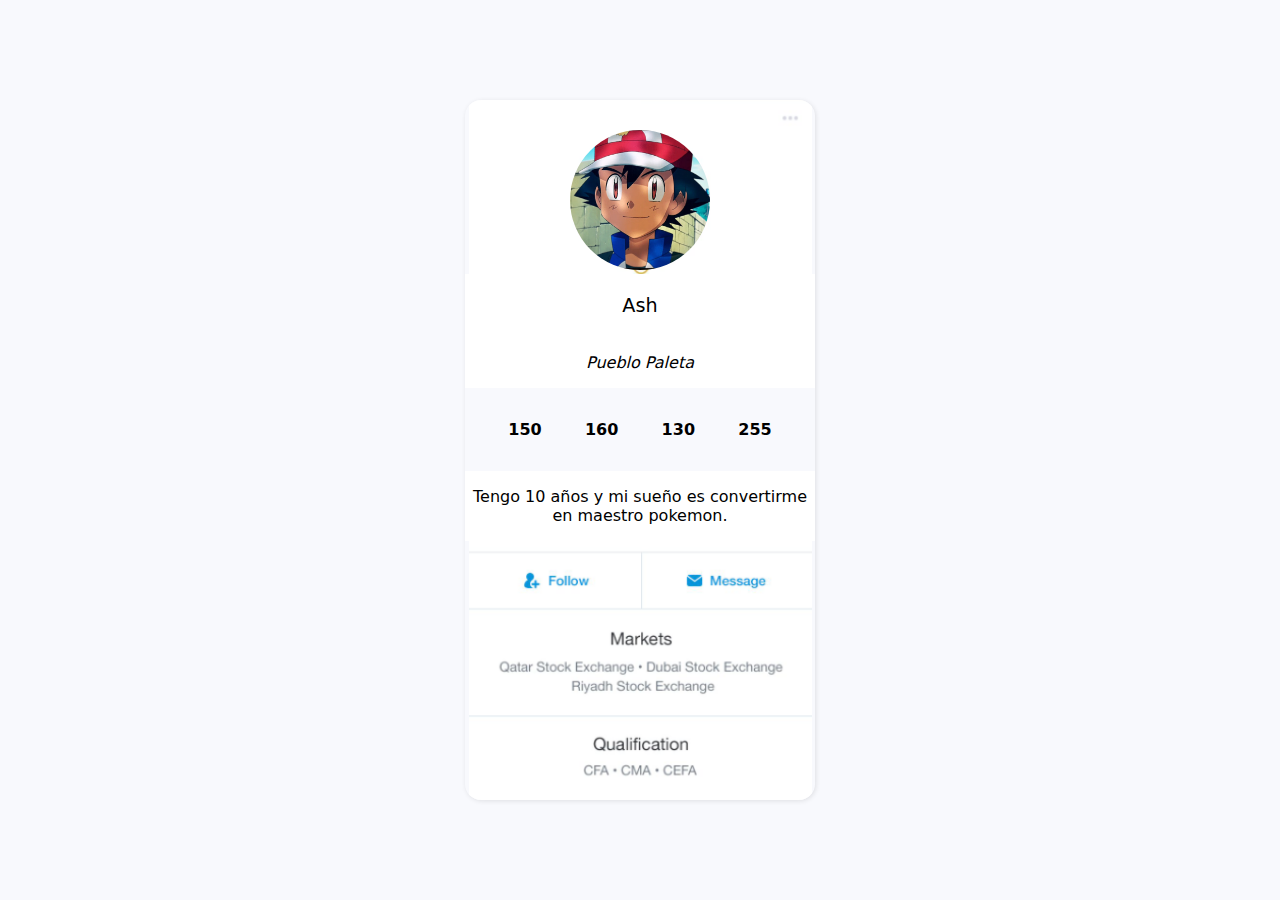
<file: asignacion-desestructuracion/index.html>
<!DOCTYPE html>
<html lang="en">

<head>
  <meta charset="UTF-8">
  <meta name="viewport" content="width=device-width, initial-scale=1.0">
  <link rel="stylesheet" href="css/styles.css">
  <title>Destructuring</title>
</head>

<body>
  
  <main class="profile">
    <div class="wrapper">
      <div class="profile-content" id="user">
        
      </div>
    </div>
  </main>

  <script>

    const user = {
      name: 'Ash',
      lastName: 'Ketchum',
      avatar: './images/ash.jpg',
      bio: 'Tengo 10 años y mi sueño es convertirme en maestro pokemon.',
      city: 'Pueblo Paleta',
      social: [150, 160, 130, 255]
    }

    function User({name, lastName, avatar, city, bio, social}) {

      const [twitter, facebook, instagram, tiktok] = social;

      return `
        <div class="user">
          <img src="${avatar}" alt="${name}" width="140" height="140">
          <div class="details">
            <p>${name}</p>
          </div>
          <p class="city"><em>${city}</em></p>
          <div class="social">
            <p>${twitter}</p>
            <p>${facebook}</p>
            <p>${instagram}</p>
            <p>${tiktok}</p>
          </div>
          <div class="bio">
            <p>${bio}</p>
          </div>
        </div>
      `;
    }

    window.user.innerHTML = User(user);

  </script>
</body>

</html>
</file>
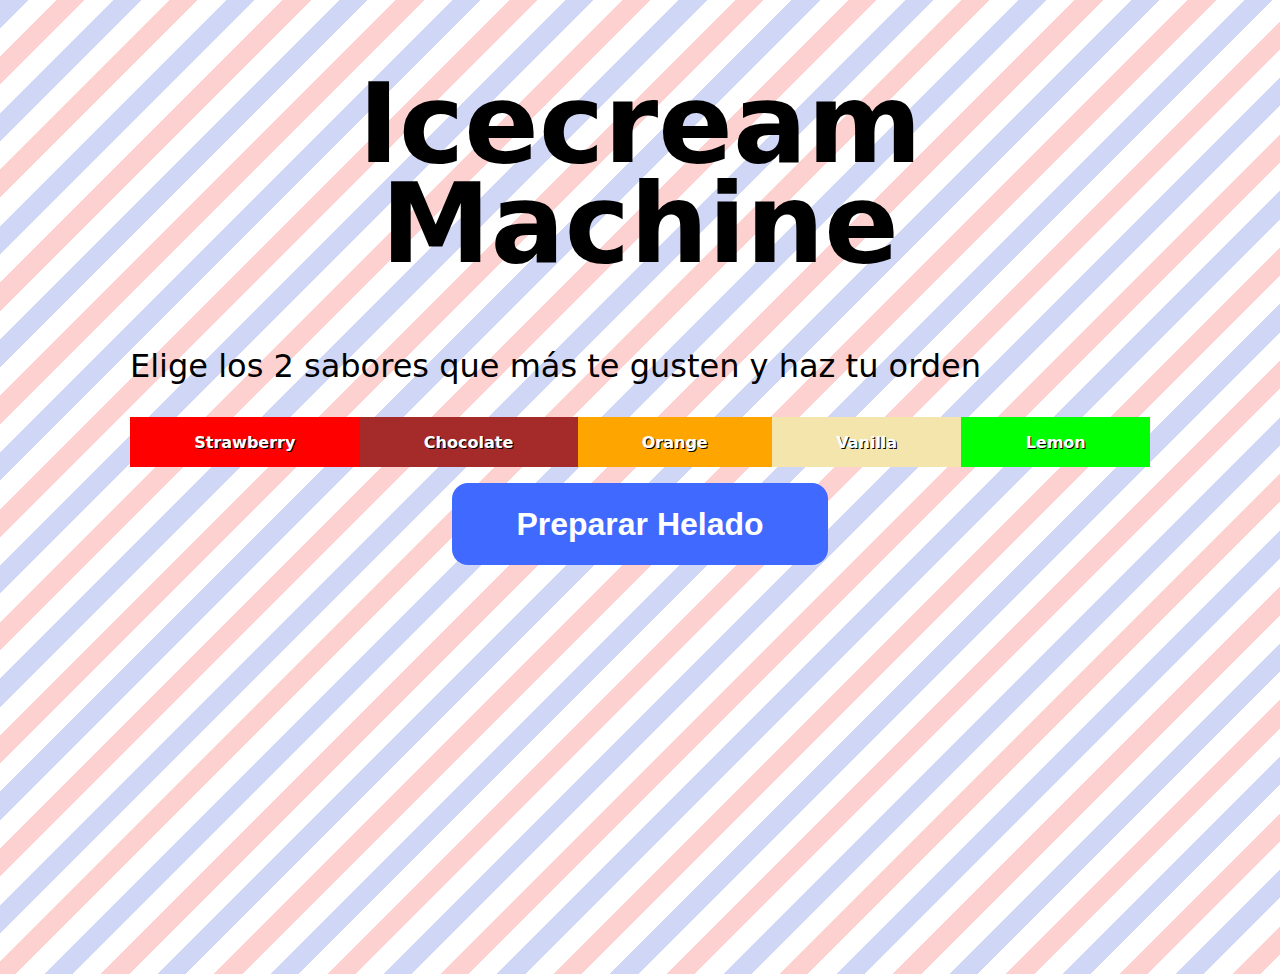
<file: parameter-defaults/index.html>
<!DOCTYPE html>
<html lang="en">

<head>
  <meta charset="UTF-8">
  <meta name="viewport" content="width=device-width, initial-scale=1.0">
  <title>Paramater Defaults</title>
  <link rel="stylesheet" href="css/styles.css">
</head>

<body>
  <main class="wrapper">
    <h1>Icecream Machine</h1>
    <p>Elige los 2 sabores que más te gusten y haz tu orden</p>
    <div class="icrecream-grid">
      <div class="flavor" data-flavor="strawberry"></div>
      <div class="flavor" data-flavor="chocolate"></div>
      <div class="flavor" data-flavor="orange"></div>
      <div class="flavor" data-flavor="vanilla"></div>
      <div class="flavor" data-flavor="lemon"></div>
    </div>
    <button id="btn" class="button">Preparar Helado</button>
  </main>


  <script>

    const $flavors = document.querySelectorAll('.flavor');
    // console.log($flavors);

    $flavors.forEach(($el) => {
      $el.addEventListener('click', selectFlavor);
    });

    function selectFlavor() {
      this.classList.toggle('is-active');
    }

    function isRequired(param) {
      throw new Error(`${param} es requerido`);
    }

    function makeIcecream(flavor1 = isRequired('flavor1'), flavor2 = isRequired('flavor1')) {
      // console.log(flavor1)
      alert(`Tienes un rico helado de ${flavor1.dataset.flavor} y ${flavor2.dataset.flavor}`);
    }

    window.btn.addEventListener('click', () => {
      const $flavors = document.querySelectorAll('.flavor.is-active');
      console.log($flavors);

      try {
        makeIcecream($flavors[0], $flavors[1]);
      } catch (error) {
        alert('Aun no completas los sabores para preparar tu helado');
      }
    })

  </script>
</body>

</html>
</file>
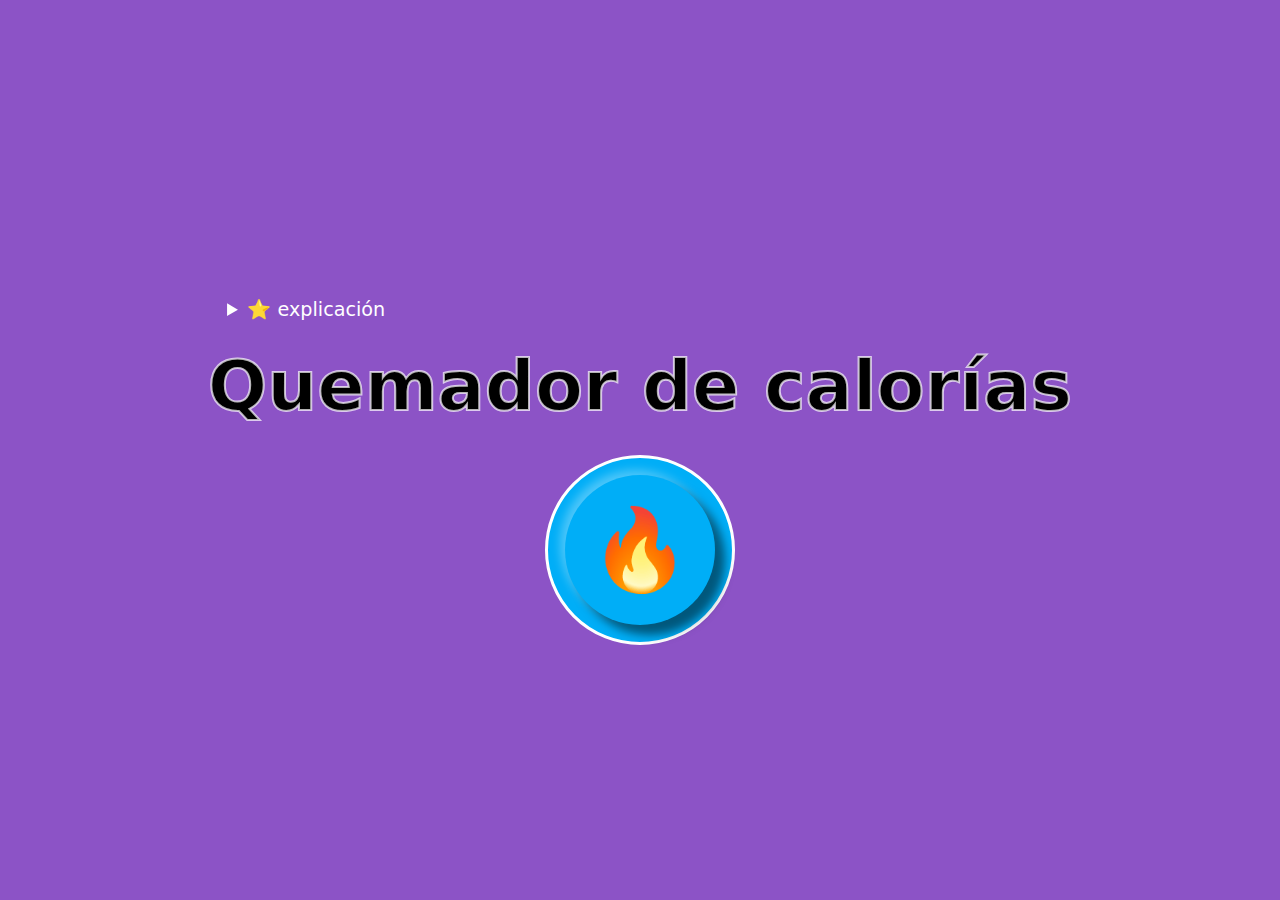
<file: quemador-calorias/index.html>
<!DOCTYPE html>
<html lang="en">

<head>
  <meta charset="UTF-8">
  <meta name="viewport" content="width=device-width, initial-scale=1.0">
  <link rel="stylesheet" href="css/styles.css">
  <title>Quemador de Calorías</title>
</head>

<body>
  <main>
    <div class="wrapper">
      <details>
        <summary>
          ⭐️ explicación
        </summary>
        <p>El libro, Convert Anything to Calories, llegó a la conclusión de que, en promedio, una persona con un dedo
          indice
          de
          10.8 cm^3 y de 11.7 gramos necesitará muuuchos clicks para conservar la línea. Se requieren 16.7 micromoles de
          adenosín
          trifosfato (la molécula que transporta energía entre las células) para mover un gramo del cuerpo por un
          segundo,
          y
          como
          hay 7.3 calorías en un mol (la medida de cantidad de una sustancia) de adenosín trifosfato, en teoría, cada
          click
          del
          mouse debería quemar 1.42 calorías. Aunque el cálculo asume el movimiento de todo el músculo, por lo que la
          cantidad
          real puede variar un poco.</p>
        <p>Pero resulta que es sábado y tienes hambre. treinta minutos después te llega una pizza (1,835kCal) con una
          coca
          (97kCal), tendrías que hacer 1,360,563 clicks para quemar la cena. Y cómo es sábado seguramente involucrará
          unas cuantas
          bebidas alcohólicas: en un Gin & Tonic (120kCal) hay 84,507 clicks, y 131,690.14 por cada cerveza que
          consumas. En otras
          palabras, con 427 clicks en promedio por día, la computadora no es un buen ejercicio.
        </p>
      </details>
      <h1>Quemador de calorías</h1>
      <p class="result" id="result"></p>
      <button class="burn" id="burn">🔥</button>
    </div>
  </main>

  <script>
    
    const createStore = (reducer, initialState) => {
      let state = initialState;
      let updater = () => {};

      const getState = () => {
        return state;
      };

      const dispatch = (action) => {
        state = reducer(state, action);
        updater();
      };

      const subscribe = (listener) => {
        updater = listener;
      };

      return {
        getState,
        dispatch,
        subscribe
      }
    };

    const reducer = (state, action) => {
      switch(action.type) {
        case 'BURN':
          return state + 1.42; 
        default:
          return state;
      }
    };

    const store = createStore(reducer, 0);

    // store.getState(); // devuelve el estado
    // store.subscribe(); // se lanza cuando se actualiza el estado
    // store.dispatch(); // mandar acciones

    store.subscribe(() => {
      console.log('Subscribe, ha cambiado algo en el store. ', store.getState());
      window.result.textContent = `Haz quemado ${store.getState()} calorias`;
    });

    
    const burn = () => {
      // console.log('quemando calorias');
      store.dispatch({
        type: 'BURN',
        payload: 1.42
      });
    }

    window.burn.addEventListener('click', burn);

  </script>
</body>

</html>
</file>
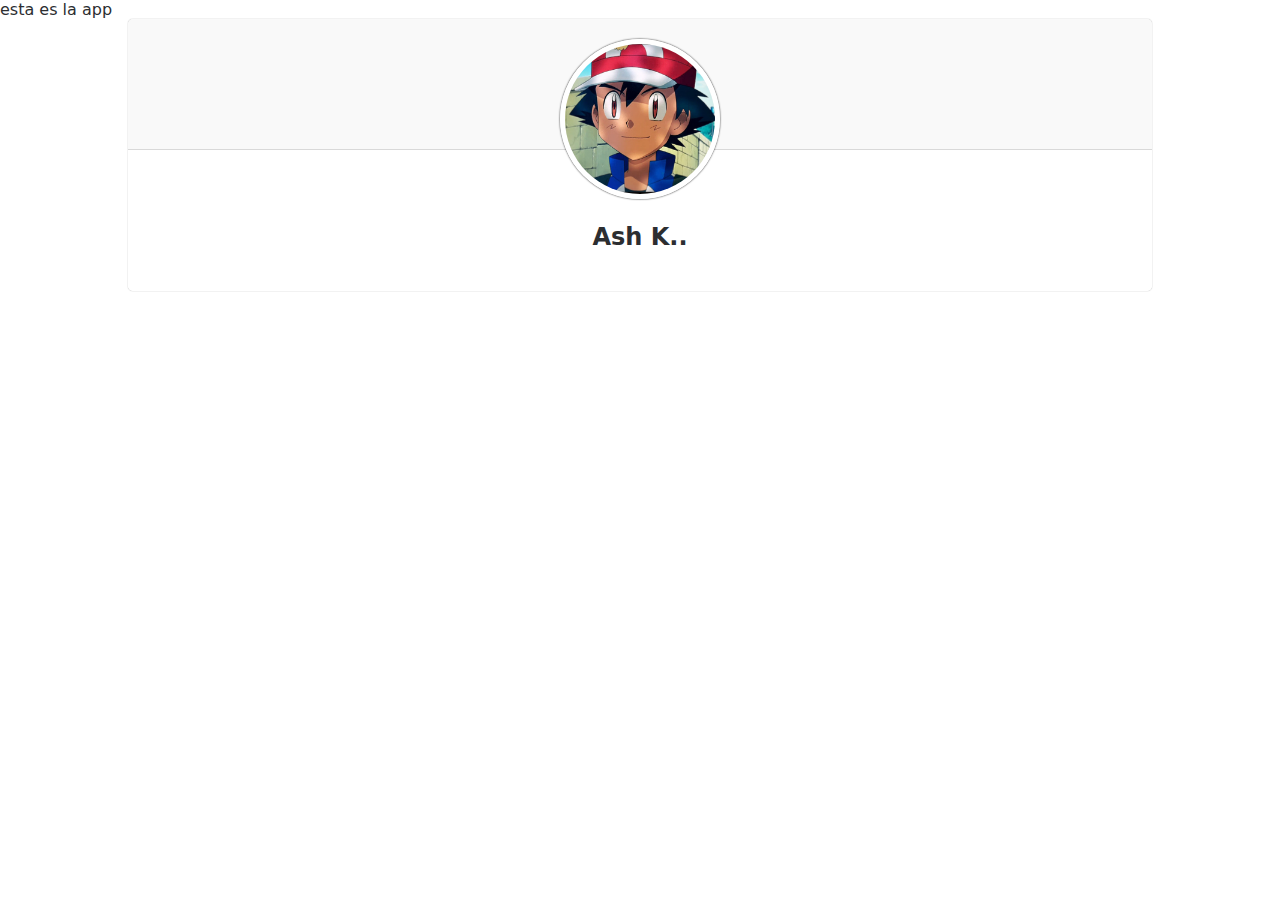
<file: react-create-element/index.html>
<!DOCTYPE html>
<html lang="en">

<head>
  <meta charset="UTF-8">
  <meta name="viewport" content="width=device-width, initial-scale=1.0">
  <link rel="stylesheet" href="./styles.css">
  <title>React</title>
</head>

<body>
  <div id="root"></div>
  <script src="./index.js" type="module"></script>
</body>

</html>
</file>
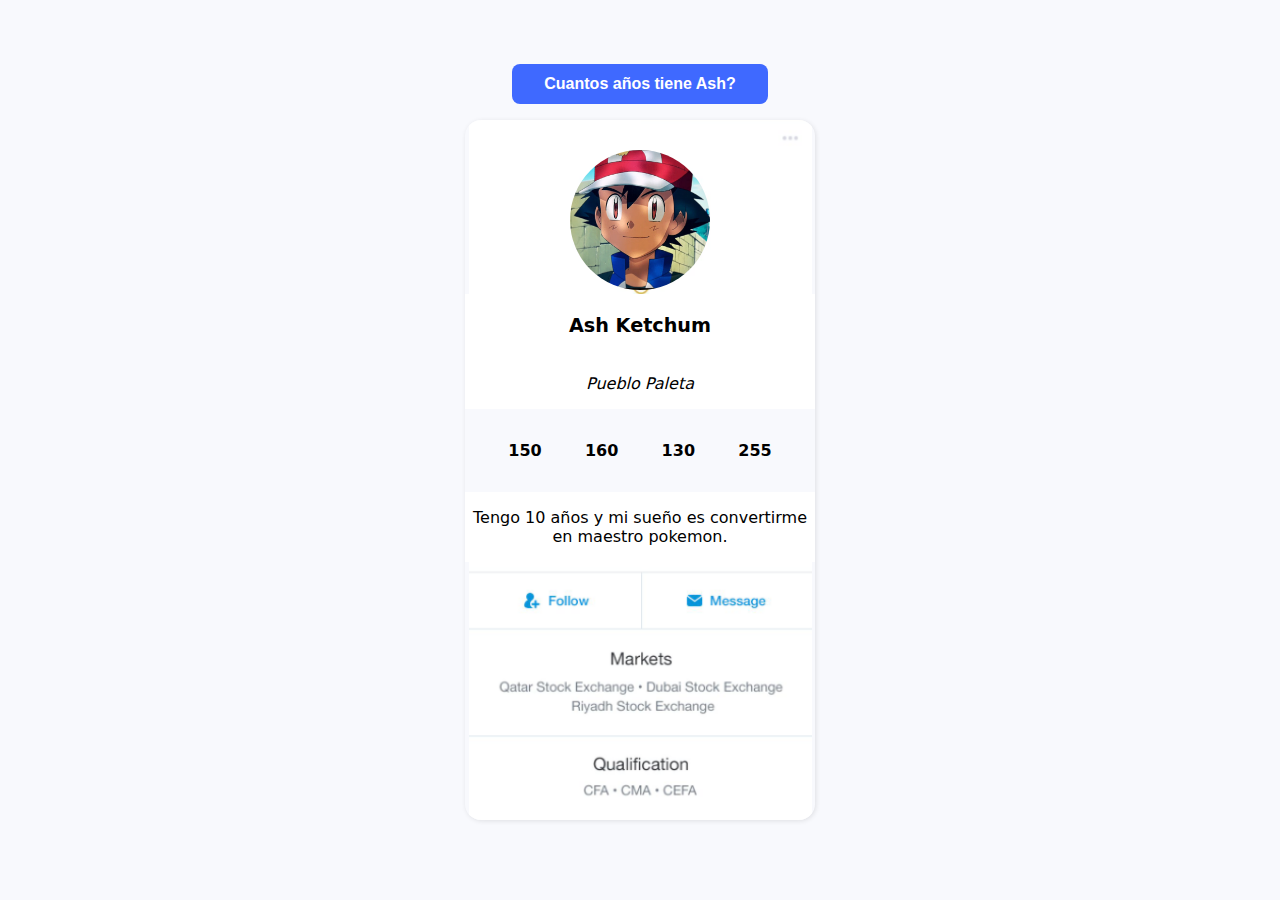
<file: react-hooks/index.html>
<!DOCTYPE html>
<html lang="en">

<head>
  <meta charset="UTF-8">
  <meta name="viewport" content="width=device-width, initial-scale=1.0">
  <link rel="stylesheet" href="css/styles.css">
  <title>Destructuring</title>
</head>

<body>
  
  <main class="profile">
    <div class="wrapper">
      <button class="button" id="update"> Cuantos años tiene Ash?</button>
      <div class="profile-content" id="user">
        
      </div>
    </div>
  </main>

  <script>

    const user = {
      name: 'Ash',
      lastName: 'Ketchum',
      avatar: './images/ash.jpg',
      bio: 'Tengo 10 años y mi sueño es convertirme en maestro pokemon.',
      city: 'Pueblo Paleta',
      social: [150, 160, 130, 255]
    };

    function useState(initialState) {
      let value = initialState;

      function state() {
        return value;
      }

      function setState(newValue) {
        value = newValue;
      }

      return [
        state,
        setState
      ];
    }

    function User({name, lastName, avatar, city, bio: bio_, social}) {

      const [twitter, facebook, instagram, tiktok] = social;
      const [age, setAge] = useState(10);

      function render() {
        const bio = bio_.replace('10', age);
        return `
          <div class="user">
            <img src="${avatar}" alt="${name}" width="140" height="140">
            <div class="details">
              <p>${name} ${lastName}</p>
            </div>
            <p class="city"><em>${city}</em></p>
            <div class="social">
              <p>${twitter}</p>
              <p>${facebook}</p>
              <p>${instagram}</p>
              <p>${tiktok}</p>
            </div>
            <div class="bio">
              <p>${bio}</p>
            </div>
          </div>
        `;
      }

      return {
        render,
        setAge
      }

    }

    const ash = User(user);

    window.update.addEventListener('click', () => {
      const newAge = window.prompt('Que edad tendra Ash?', 10);
      ash.setAge(newAge);
      window.user.innerHTML = ash.render();
    })

    window.user.innerHTML = ash.render();

  </script>
</body>

</html>
</file>
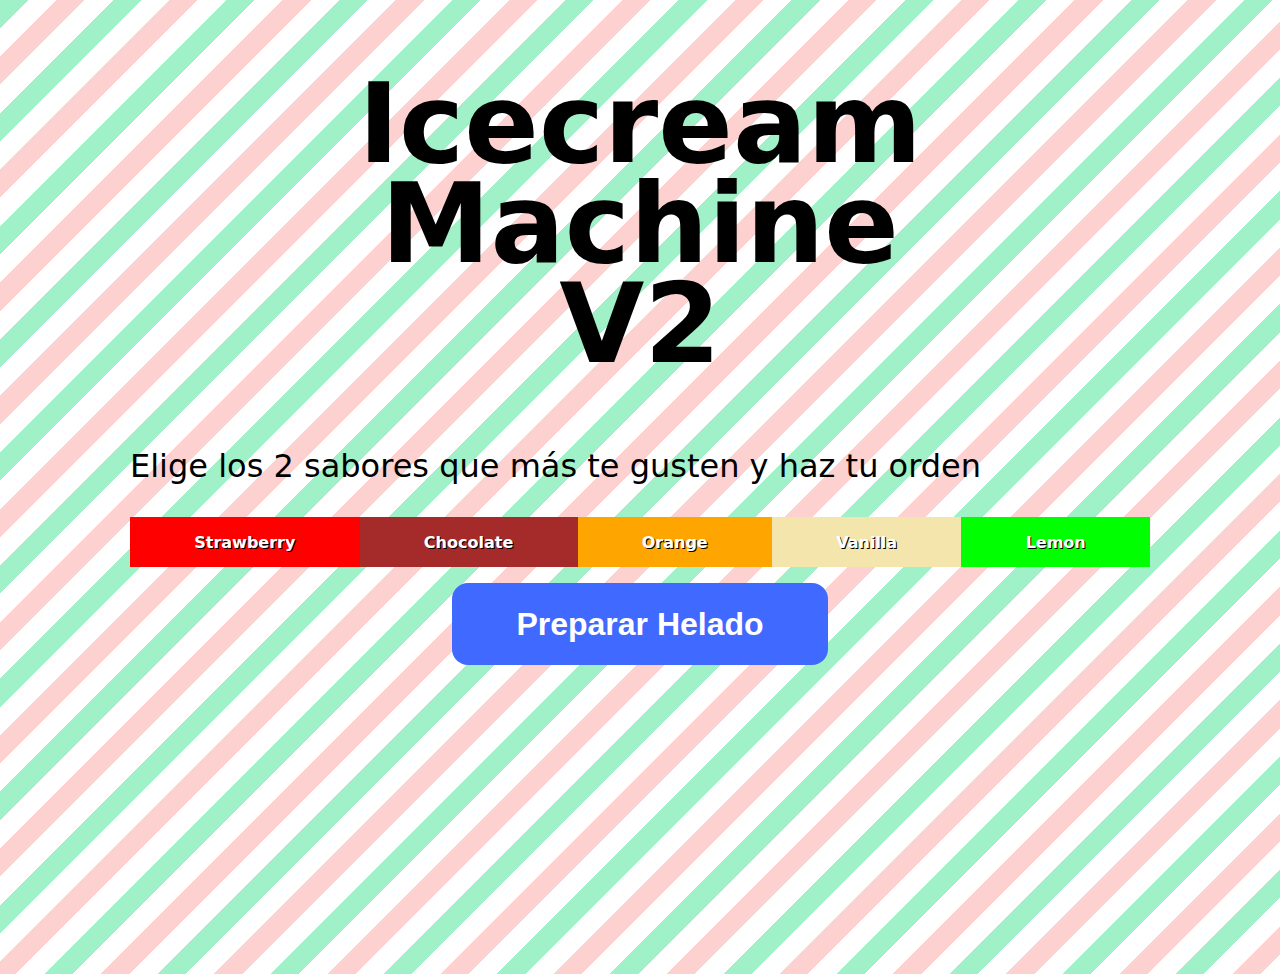
<file: rest-spread/index.html>
<!DOCTYPE html>
<html lang="en">

<head>
  <meta charset="UTF-8">
  <meta name="viewport" content="width=device-width, initial-scale=1.0">
  <title>Rest / Spread</title>
  <link rel="stylesheet" href="css/styles.css">
</head>

<body>
  <main class="wrapper">
    <h1>Icecream Machine <br> V2</h1>
    <p>Elige los 2 sabores que más te gusten y haz tu orden</p>
    <div class="icrecream-grid">
      <div class="flavor" data-flavor="strawberry"></div>
      <div class="flavor" data-flavor="chocolate"></div>
      <div class="flavor" data-flavor="orange"></div>
      <div class="flavor" data-flavor="vanilla"></div>
      <div class="flavor" data-flavor="lemon"></div>
    </div>
    <button id="btn" class="button">Preparar Helado</button>
  </main>


  <script>

const $flavors = document.querySelectorAll('.flavor');
    // console.log($flavors);

    $flavors.forEach(($el) => {
      $el.addEventListener('click', selectFlavor);
    });

    function selectFlavor() {
      this.classList.toggle('is-active');
    }

    function isRequired(param) {
      throw new Error(`${param} es requerido`);
    }

    // function makeIcecream(flavor1 = isRequired('flavor1'), flavor2 = isRequired('flavor1')) {
    function makeIcecream([flavor1 = isRequired('flavor1'), flavor2 = isRequired('flavor1'), ...otherFlavors]) {
      const toppings = otherFlavors.map((f) => {
        return f.dataset.flavor;
      });

      // console.log(toppings);
      alert(`Tienes un rico helado de ${flavor1.dataset.flavor} y ${flavor2.dataset.flavor} con toppings de ${toppings}`);
    }

    window.btn.addEventListener('click', () => {
      const $flavors = document.querySelectorAll('.flavor.is-active');
      // console.log($flavors);

      try {
        makeIcecream([...$flavors]);
      } catch (error) {
        alert('Aun no completas los sabores para preparar tu helado');
      }
    });

  </script>
</body>

</html>
</file>
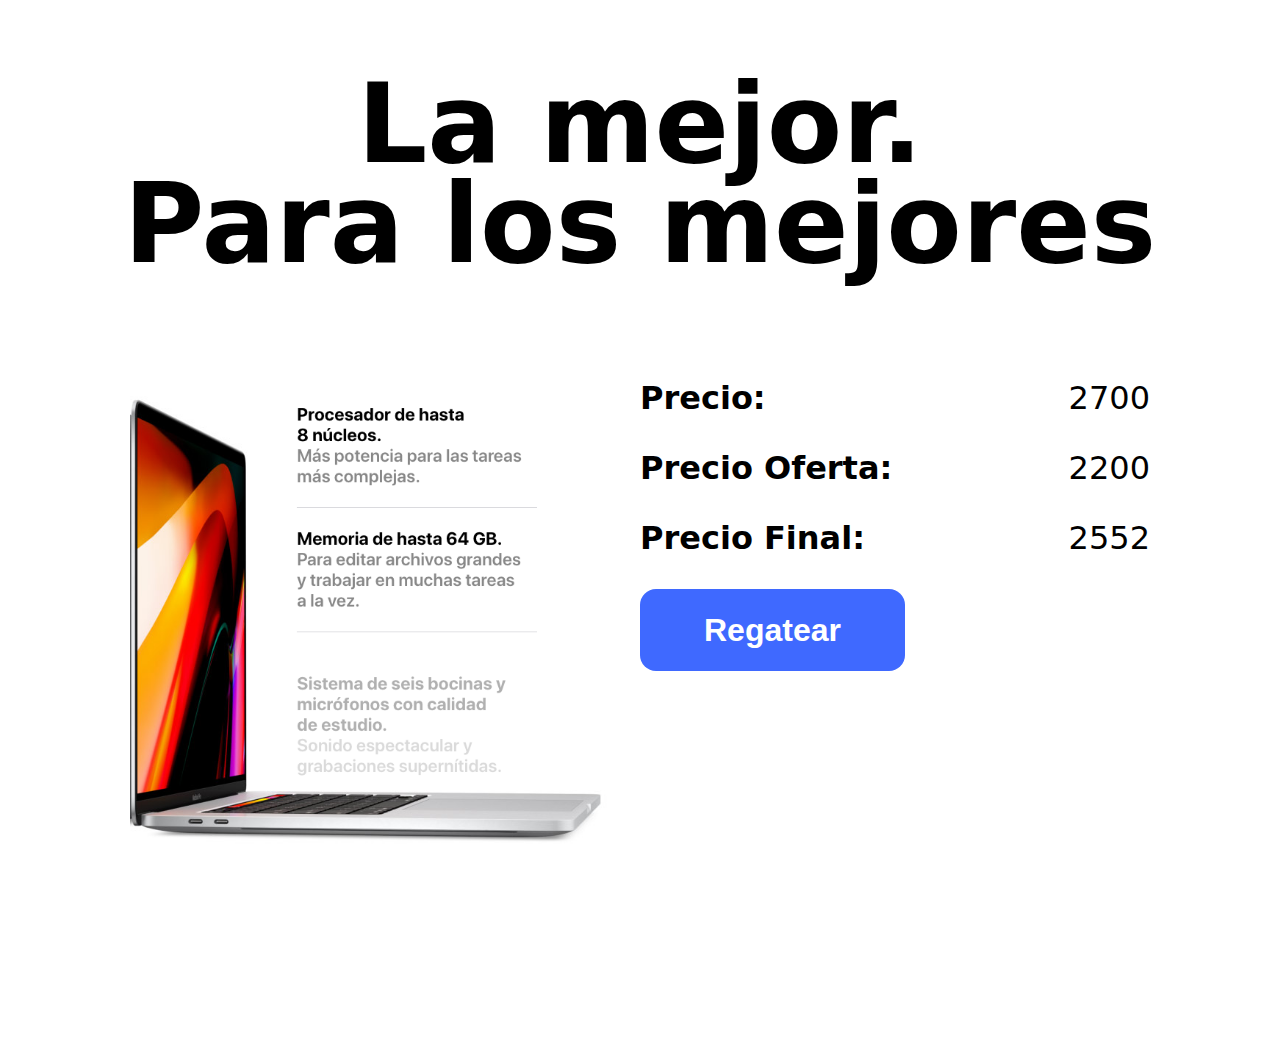
<file: shorthand-property-names/index.html>
<!DOCTYPE html>
<html lang="en">
<head>
  <meta charset="UTF-8">
  <meta name="viewport" content="width=device-width, initial-scale=1.0">
  <title>Shorthand Property Names</title>
  <link rel="stylesheet" href="./css/styles.css">
</head>
<body>
  <main>
    <h1>
      La mejor. <br>
      Para los mejores
    </h1>
    <div class="hero">
      <div class="wrapper">
        <div class="hero-content">
          <div class="mac"></div>
          <div class="app">
            <p>
              <strong>Precio:</strong>
              <span id="price">-</span>
            </p>
            <p>
              <strong>Precio Oferta:</strong>
              <span id="offer">-</span>
            </p>
            <p>
              <strong>Precio Final:</strong>
              <span id="final-price">-</span>
            </p>
            <button class="button" id="make-offer">Regatear</button>
          </div>
        </div>
      </div>
    </div>
  </main>

  <script>

    const price = 2700;
    const macbook = {
      price,
      get finalPrice() {
        return this.price  * 1.16;
      },
      set offer(offer) {
        this.price -= offer;
      },
      getPrice() {
        console.log(this.price);
      },
      *discount(offer) {
        let price = this.finalPrice;
        while(true) {
          yield price -= offer;
        }
      }
    };

    window.price.textContent = macbook.price;
    macbook.offer = 500;
    window.offer.textContent = macbook.price;

    window['final-price'].textContent = macbook.finalPrice;

    const makeAnOffer = macbook.discount(15);
    window['make-offer'].addEventListener('click', () => {
      window['final-price'].textContent = makeAnOffer.next().value;
    });
  </script>

</body>
</html>
</file>
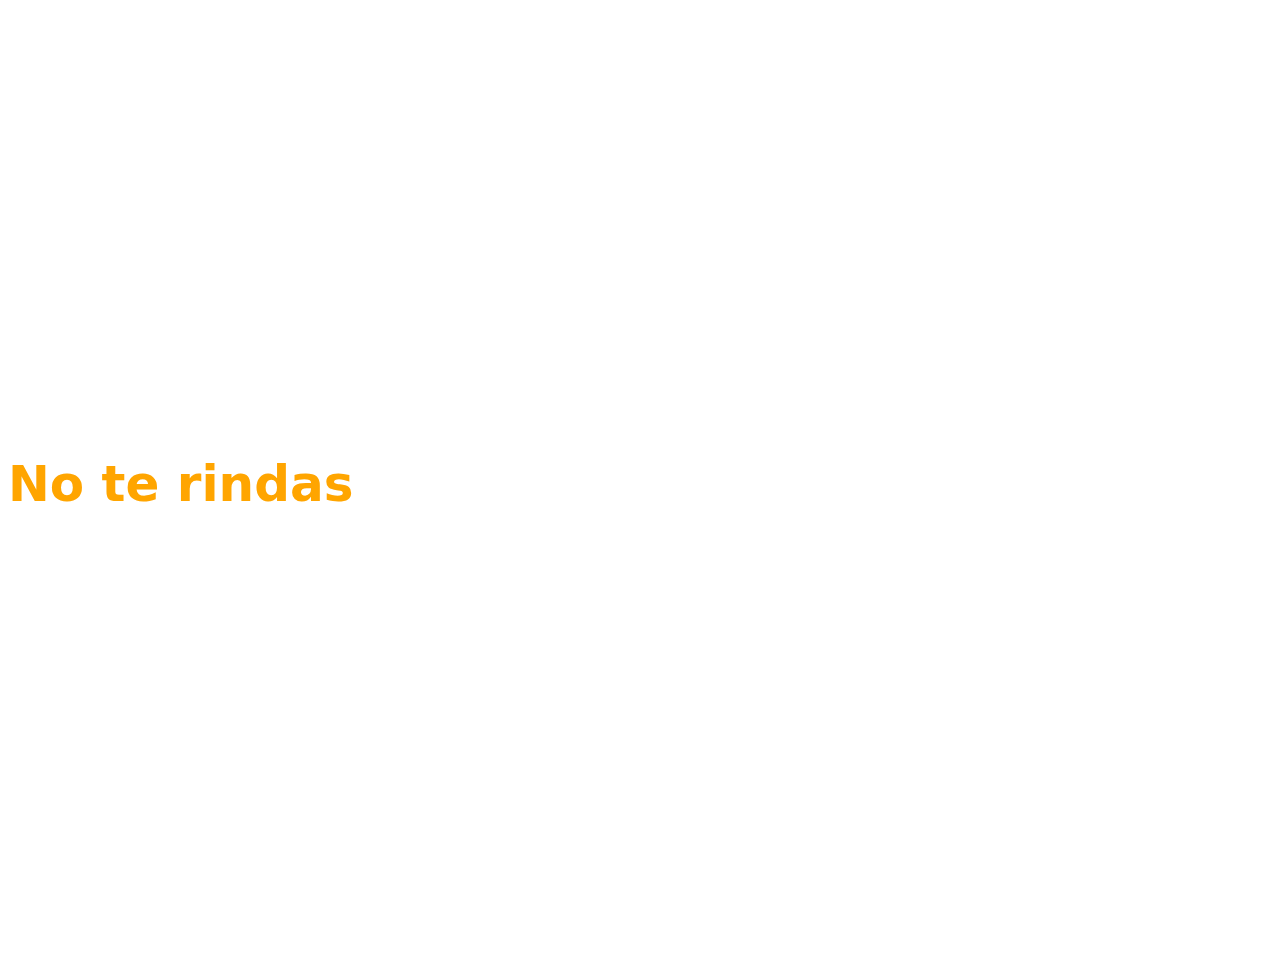
<file: styled-components/index.html>
<!DOCTYPE html>
<html lang="en">
<head>
  <meta charset="UTF-8">
  <meta name="viewport" content="width=device-width, initial-scale=1.0">
  <title>Styled Components</title>
</head>
<body>

  <div id="container"></div>

  <script>

    function component(strings, ...dynamicValues) {
      return function (props) {
        let newContent = strings.slice();
        console.log(newContent);
        dynamicValues.forEach((value, index) => {
          newContent[index] += props[value];
        });
        return newContent.join('');
      }
    }

    const styled = {
      h1: function(styles) {
        return function(content) {
          return `<h1 style="${styles}"> ${content} </h1>`
        }
      },
      h2: '',
      div: '',
      p: '',
    }

    const TitleStyled = styled.h1`
      color: orange;
      font-family: system-ui;
      font-size: 50px;
      line-height: 100vh;
    `;

    const props = {
      message: 'No te rindas',
      name: 'Pedro'
    };

    const Title = component`<div> ${'message'} </div>`(props);

    function render(component, container) {
      container.innerHTML = component;
    }

    // render(user, window.container);
    render(TitleStyled(Title), window.container);
  </script>
</body>
</html>
</file>
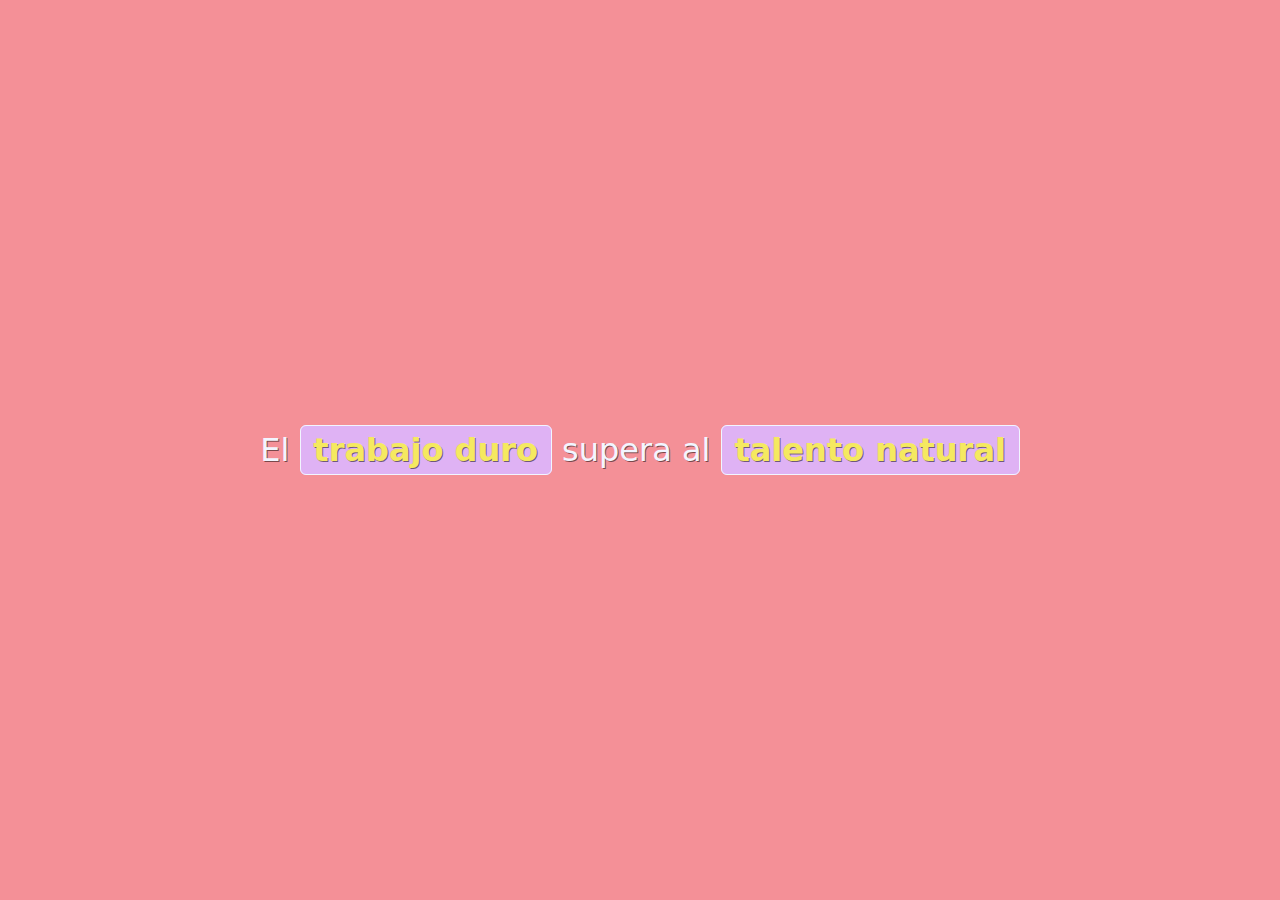
<file: tagged-templates/index.html>
<!DOCTYPE html>
<html lang="en">
<head>
  <meta charset="UTF-8">
  <meta name="viewport" content="width=device-width, initial-scale=1.0">
  <title>Tagged Templates</title>

  <style>
    body {
      display: flex;
      margin: 0;
      height: 100vh;
      justify-content: center;
      align-items: center;
      font-family: system-ui;
      background-color: #f49097;
      color: #f2f5ff;
      font-size: 2em;
      text-shadow: 1px 1px rgba(0, 0, 0, .5);
    }

    strong {
      color: #f5e960;
      padding: .15em .4em;
      background: #dfb2f4;
      border-radius: 6px;
      border: 1px solid #f2f5ff;
    }
  </style>
</head>
<body>

  <!-- <p>
    El trabajo duro super al talento natural
  </p> -->
  
  <script>



    // primer params es un array de strings
    // segundo parametro son los values
    function taggedTemplate(strings, ...dynamicValues) {
      console.log(strings, dynamicValues)
      
      let newContent = '';
      strings.forEach((string, index) => {

        // if(dynamicValues[index]) {
        //   const strong = `<strong>${dynamicValues[index]}</strong>`;
        //   newContent = newContent + string + strong;
        // }

        const strong = dynamicValues[index] ? `<strong>${dynamicValues[index]}</strong>` : '';

        newContent += `${string} ${strong}`;
      });

      return `<p>${newContent}</p>`;
      // console.log(newContent);
    }

    const message = taggedTemplate`El ${'trabajo duro'} supera al ${'talento natural'}`;
    document.body.innerHTML = message;

  </script>
</body>
</html>
</file>
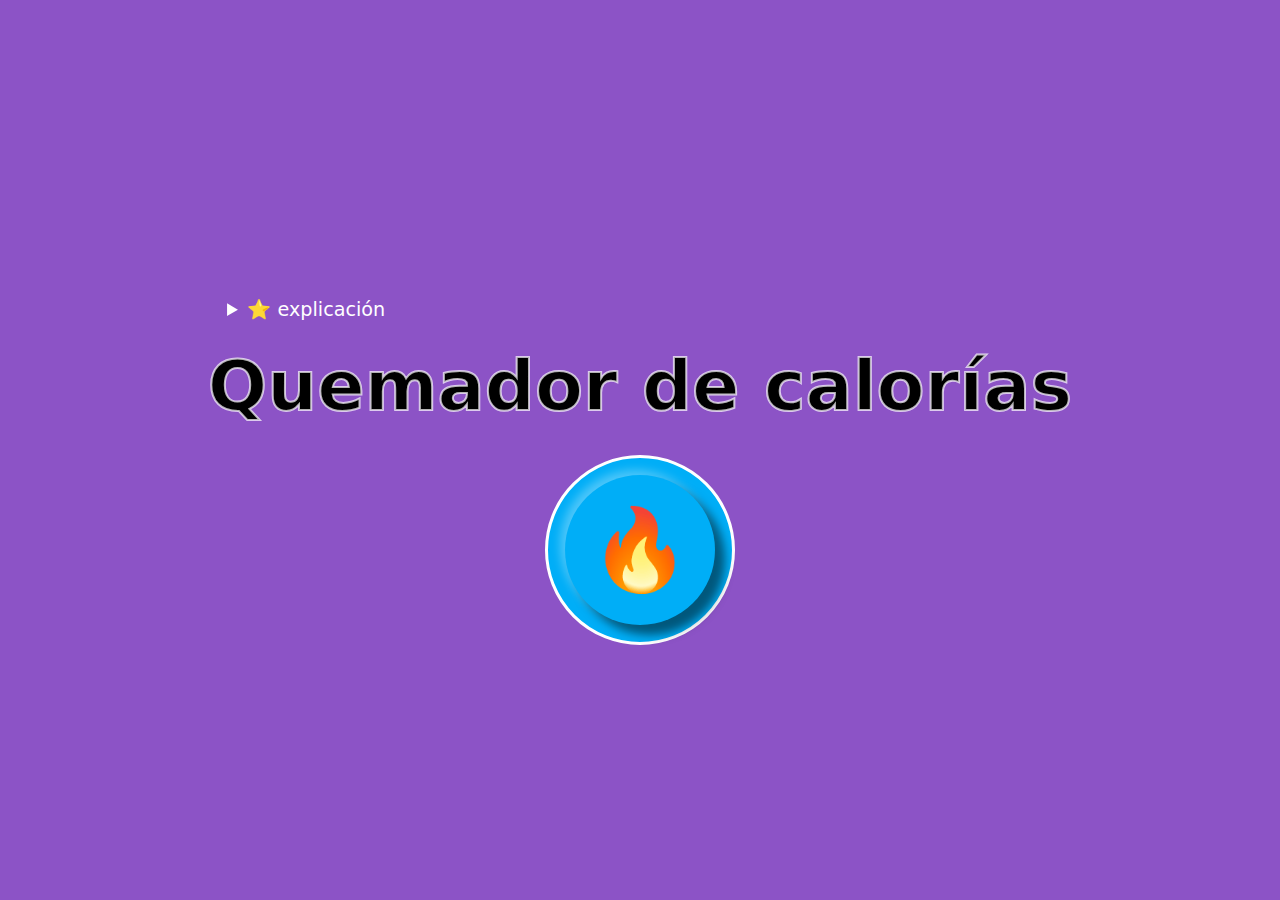
<file: modules/02/index.html>
<!DOCTYPE html>
<html lang="en">

<head>
  <meta charset="UTF-8">
  <meta name="viewport" content="width=device-width, initial-scale=1.0">
  <link rel="stylesheet" href="css/styles.css">
  <title>Quemador de Calorías</title>
</head>

<body>
  <main>
    <div class="wrapper">
      <details>
        <summary>
          ⭐️ explicación
        </summary>
        <p>El libro, Convert Anything to Calories, llegó a la conclusión de que, en promedio, una persona con un dedo
          indice
          de
          10.8 cm^3 y de 11.7 gramos necesitará muuuchos clicks para conservar la línea. Se requieren 16.7 micromoles de
          adenosín
          trifosfato (la molécula que transporta energía entre las células) para mover un gramo del cuerpo por un
          segundo,
          y
          como
          hay 7.3 calorías en un mol (la medida de cantidad de una sustancia) de adenosín trifosfato, en teoría, cada
          click
          del
          mouse debería quemar 1.42 calorías. Aunque el cálculo asume el movimiento de todo el músculo, por lo que la
          cantidad
          real puede variar un poco.</p>
        <p>Pero resulta que es sábado y tienes hambre. treinta minutos después te llega una pizza (1,835kCal) con una
          coca
          (97kCal), tendrías que hacer 1,360,563 clicks para quemar la cena. Y cómo es sábado seguramente involucrará
          unas cuantas
          bebidas alcohólicas: en un Gin & Tonic (120kCal) hay 84,507 clicks, y 131,690.14 por cada cerveza que
          consumas. En otras
          palabras, con 427 clicks en promedio por día, la computadora no es un buen ejercicio.
        </p>
      </details>
      <h1>Quemador de calorías</h1>
      <p class="result" id="result"></p>
      <button class="burn" id="burn">🔥</button>
    </div>
  </main>

  <script type="module" src="./js/app.js">
    
    

  </script>
</body>

</html>
</file>
<file: asignacion-desestructuracion/css/styles.css>
body {
  margin: 0;
  font-family: system-ui, Helvetica, sans-serif;
  background-color: white;
  text-align: center;
  display: flex;
  align-items: center;
  justify-content: center;
  min-height: 100vh;
  background: #f8f9fd;
}
.wrapper {
  max-width: 1020px;
  margin: auto;
}
h1 {
  font-size: 110px;
  line-height: 100px;
}

.button {
  color: white;
  background: #3f69ff;
  border: none;
  font-size: 1em;
  padding: .7em 2em;
  border-radius: .5em;
  font-weight: bold;
  cursor: pointer;
}

.profile {
  flex: 1;
}

.profile-content {
  height: 700px;
  background: url('../images/user.png') center top no-repeat;
  background-size: contain;
  max-width: 350px;
  margin: 1em auto;
  border-radius: 1em;
  box-shadow: 1px 1px 5px rgba(0,0,0,.1);
}
.user {
  padding-top: 30px;
}
img {
  border-radius: 50%;
}
.details {
  background: white;
  padding: 1px;
  font-size: 1.2em;
}
.social {
  /* margin-top: 50px; */
  padding: 1em 0;
  font-weight: bold;
  background: #f8f9fd;
  display: flex;
  justify-content: space-evenly;
}

.bio {
  display: flex;
  background: white;
  justify-content: center;
}

.city {
  background: white;
  margin: 0;
  padding: 1em;
}
</file>
<file: parameter-defaults/css/styles.css>
body {
  margin: 0;
  font-family: system-ui, Helvetica, sans-serif;
  background-color: white;
  text-align: center;
  min-height: 100vh;
  background: repeating-linear-gradient(-225deg, #d0d6f6, #d0d6f6 20px, white 20px, white 40px,#fdd1d0 40px, #fdd1d0 60px, white 60px, white 80px);
}
.wrapper {
  max-width: 1020px;
  margin: auto;
}
/* #d0d6f6
white
#d1d9fd */
h1 {
  font-size: 110px;
  line-height: 100px;
}

.hero-content {
  display: flex;
  /* border: 1px solid red; */
}
.app {
  flex: 1;
  flex-direction: column;
  justify-content: center;
  /* align-items: center; */
  font-size: 2em;
  text-align: left;
}
p {
  display: flex;
  justify-content: space-between;
  font-size: 2em;
}
.mac {
  height: 700px;
  flex: 1;
  background: url('../images/mac.png') center top no-repeat;
  background-size: contain;
}

.button {
  color: white;
  background: #3f69ff;
  border: none;
  font-size: 2em;
  padding: .7em 2em;
  border-radius: .5em;
  font-weight: bold;
  cursor: pointer;
}


.icrecream-grid {
  display: grid;
  grid-template-columns: auto-fit;
  grid-auto-flow: column;
  margin-bottom: 1em;
}

.icrecream-grid .flavor {
  height: 50px;
}
.flavor {
  transition: .3s;
  cursor: pointer;
  display: flex;
  align-items: center;
  justify-content: center;
  text-transform: capitalize;
  box-sizing: border-box;
}
.flavor.is-active {
  border: 5px dashed greenyellow;
}
.flavor:hover {
  z-index: 1;
  transform: scale(1.2);
}
.flavor:before {
  content: attr(data-flavor);
  color: white;
  font-weight: bold;
  text-shadow: 1px 1px 0 black;
}

[data-flavor="strawberry"] {
  background: red;
}
[data-flavor="chocolate"] {
  background: brown;
}
[data-flavor="vanilla"] {
  background: #f3e5ab;
}
[data-flavor="orange"] {
  background: orange;
}
[data-flavor="lemon"] {
  background: lime;
}
</file>
<file: quemador-calorias/css/styles.css>
body {
  margin: 0;
  font-family: system-ui, Helvetica, sans-serif;
  background-color: white;
  text-align: center;
  display: flex;
  align-items: center;
  justify-content: center;
  min-height: 100vh;
  background: #8c53c6;
}
.wrapper {
  max-width: 1020px;
  margin: auto;
}
h1 {
  font-size: 70px;
  margin: 0;
  /* line-height: 100px; */
  -webkit-text-stroke: 2px rgba(255,255,255,.7);
}
p {
  max-width: 32em;
  margin: 1em auto;
}
.burn {
  color: white;
  background: #00aef7;
  border: none;
  font-size: 5em;
  line-height: 0;
  border-radius: 50%;
  font-weight: bold;
  cursor: pointer;
  width: 150px;
  height: 150px;
  outline: 0;
  box-shadow: 10px 10px 10px 0 rgba(0,0,0,.5), -5px -5px 10px 0 rgba(255,255,255,.3);
  position: relative;
}
details {
  text-align: left;
  color: white;
  padding: 1em;
  cursor: pointer;
  line-height: 1.6;
  font-size: 1.2em;
}
.burn:before {
  border: 3px solid white;
  content: '';
  background-color: #00aef7;
  z-index: -1;
  position: absolute;
  left: -20px;
  top: -20px;
  bottom: -20px;
  right: -20px;
  border-radius: 50%;
}

.burn:active {
  box-shadow: inset 10px 10px 10px 0 rgba(0,0,0,.5), inset -10px -10px 10px 0 rgba(255,255,255,.3);
}

.result {
  font-size: 3em;
  color: white;
  text-shadow: 5px 2px 0 red;
}
</file>
<file: react-create-element/styles.css>
body {
  margin: 0;
  font-family: system-ui;
  color: #2c2e31;
}

.wrapper {
  max-width: 1024px;
  width: 100%;
  margin: 0 auto;
}

.user {
  background-image: linear-gradient(to bottom, #f9f9f9 0%, #f9f9f9 130px,rgba(0,0,0,.15) 130px, rgba(0,0,0,.15) 131px, white 131px, white 100%);
  text-align: center;
  overflow: hidden;
  padding: 20px;
  font-family: system-ui;
  border-radius: .3rem;
  box-shadow: 0 0 1px rgba(0,0,0,.5);
  cursor: pointer;
  user-select: none;
}

.user img {
  max-width: 150px;
  border-radius: 50%;
  border: 5px solid white;
  box-shadow: 0 0 2px black;
}
</file>
<file: react-hooks/css/styles.css>
body {
  margin: 0;
  font-family: system-ui, Helvetica, sans-serif;
  background-color: white;
  text-align: center;
  display: flex;
  align-items: center;
  justify-content: center;
  min-height: 100vh;
  background: #f8f9fd;
}
.wrapper {
  max-width: 1020px;
  margin: auto;
}
h1 {
  font-size: 110px;
  line-height: 100px;
}

.button {
  color: white;
  background: #3f69ff;
  border: none;
  font-size: 1em;
  padding: .7em 2em;
  border-radius: .5em;
  font-weight: bold;
  cursor: pointer;
}

.profile {
  flex: 1;
}

.profile-content {
  height: 700px;
  background: url('../images/user.png') center top no-repeat;
  background-size: contain;
  max-width: 350px;
  margin: 1em auto;
  border-radius: 1em;
  box-shadow: 1px 1px 5px rgba(0,0,0,.1);
}
.user {
  padding-top: 30px;
}
img {
  border-radius: 50%;
}
.details {
  background: white;
  padding: 1px;
  font-size: 1.2em;
  font-weight: bold;
}
.social {
  /* margin-top: 50px; */
  padding: 1em 0;
  font-weight: bold;
  background: #f8f9fd;
  display: flex;
  justify-content: space-evenly;
}

.bio {
  display: flex;
  background: white;
  justify-content: center;
}

.city {
  background: white;
  margin: 0;
  padding: 1em;
}
</file>
<file: rest-spread/css/styles.css>
body {
  margin: 0;
  font-family: system-ui, Helvetica, sans-serif;
  background-color: white;
  text-align: center;
  min-height: 100vh;
  background: repeating-linear-gradient(-225deg, #a1f1c8, #a1f1c8 20px, white 20px, white 40px,#fdd1d0 40px, #fdd1d0 60px, white 60px, white 80px);
}
.wrapper {
  max-width: 1020px;
  margin: auto;
}
/* #d0d6f6
white
#d1d9fd */
h1 {
  font-size: 110px;
  line-height: 100px;
}

.hero-content {
  display: flex;
  /* border: 1px solid red; */
}
.app {
  flex: 1;
  flex-direction: column;
  justify-content: center;
  /* align-items: center; */
  font-size: 2em;
  text-align: left;
}
p {
  display: flex;
  justify-content: space-between;
  font-size: 2em;
}
.mac {
  height: 700px;
  flex: 1;
  background: url('../images/mac.png') center top no-repeat;
  background-size: contain;
}

.button {
  color: white;
  background: #3f69ff;
  border: none;
  font-size: 2em;
  padding: .7em 2em;
  border-radius: .5em;
  font-weight: bold;
  cursor: pointer;
}


.icrecream-grid {
  display: grid;
  grid-template-columns: auto-fit;
  grid-auto-flow: column;
  margin-bottom: 1em;
}

.icrecream-grid .flavor {
  height: 50px;
}
.flavor {
  transition: .3s;
  cursor: pointer;
  display: flex;
  align-items: center;
  justify-content: center;
  text-transform: capitalize;
  box-sizing: border-box;
}
.flavor.is-active {
  border: 5px dashed greenyellow;
}
.flavor:hover {
  z-index: 1;
  transform: scale(1.2);
}
.flavor:before {
  content: attr(data-flavor);
  color: white;
  font-weight: bold;
  text-shadow: 1px 1px 0 black;
}

[data-flavor="strawberry"] {
  background: red;
}
[data-flavor="chocolate"] {
  background: brown;
}
[data-flavor="vanilla"] {
  background: #f3e5ab;
}
[data-flavor="orange"] {
  background: orange;
}
[data-flavor="lemon"] {
  background: lime;
}
</file>
<file: shorthand-property-names/css/styles.css>
body {
  margin: 0;
  font-family: system-ui, Helvetica, sans-serif;
  background-color: white;
  text-align: center;
}
.wrapper {
  max-width: 1020px;
  margin: auto;
  padding: 0 2em;
}
h1 {
  font-size: 110px;
  line-height: 100px;
}

.hero-content {
  display: flex;
  /* border: 1px solid red; */
}
.app {
  flex: 1;
  flex-direction: column;
  justify-content: center;
  /* align-items: center; */
  font-size: 2em;
  text-align: left;
}
p {
  display: flex;
  justify-content: space-between;
}
.mac {
  height: 700px;
  flex: 1;
  background: url('../images/mac.png') center top no-repeat;
  background-size: contain;
}

.button {
  color: white;
  background: #3f69ff;
  border: none;
  font-size: 1em;
  padding: .7em 2em;
  border-radius: .5em;
  font-weight: bold;
  cursor: pointer;
}
</file>
<file: modules/02/css/styles.css>
body {
  margin: 0;
  font-family: system-ui, Helvetica, sans-serif;
  background-color: white;
  text-align: center;
  display: flex;
  align-items: center;
  justify-content: center;
  min-height: 100vh;
  background: #8c53c6;
}
.wrapper {
  max-width: 1020px;
  margin: auto;
}
h1 {
  font-size: 70px;
  margin: 0;
  /* line-height: 100px; */
  -webkit-text-stroke: 2px rgba(255,255,255,.7);
}
p {
  max-width: 32em;
  margin: 1em auto;
}
.burn {
  color: white;
  background: #00aef7;
  border: none;
  font-size: 5em;
  line-height: 0;
  border-radius: 50%;
  font-weight: bold;
  cursor: pointer;
  width: 150px;
  height: 150px;
  outline: 0;
  box-shadow: 10px 10px 10px 0 rgba(0,0,0,.5), -5px -5px 10px 0 rgba(255,255,255,.3);
  position: relative;
}
details {
  text-align: left;
  color: white;
  padding: 1em;
  cursor: pointer;
  line-height: 1.6;
  font-size: 1.2em;
}
.burn:before {
  border: 3px solid white;
  content: '';
  background-color: #00aef7;
  z-index: -1;
  position: absolute;
  left: -20px;
  top: -20px;
  bottom: -20px;
  right: -20px;
  border-radius: 50%;
}

.burn:active {
  box-shadow: inset 10px 10px 10px 0 rgba(0,0,0,.5), inset -10px -10px 10px 0 rgba(255,255,255,.3);
}

.result {
  font-size: 3em;
  color: white;
  text-shadow: 5px 2px 0 red;
}
</file>
